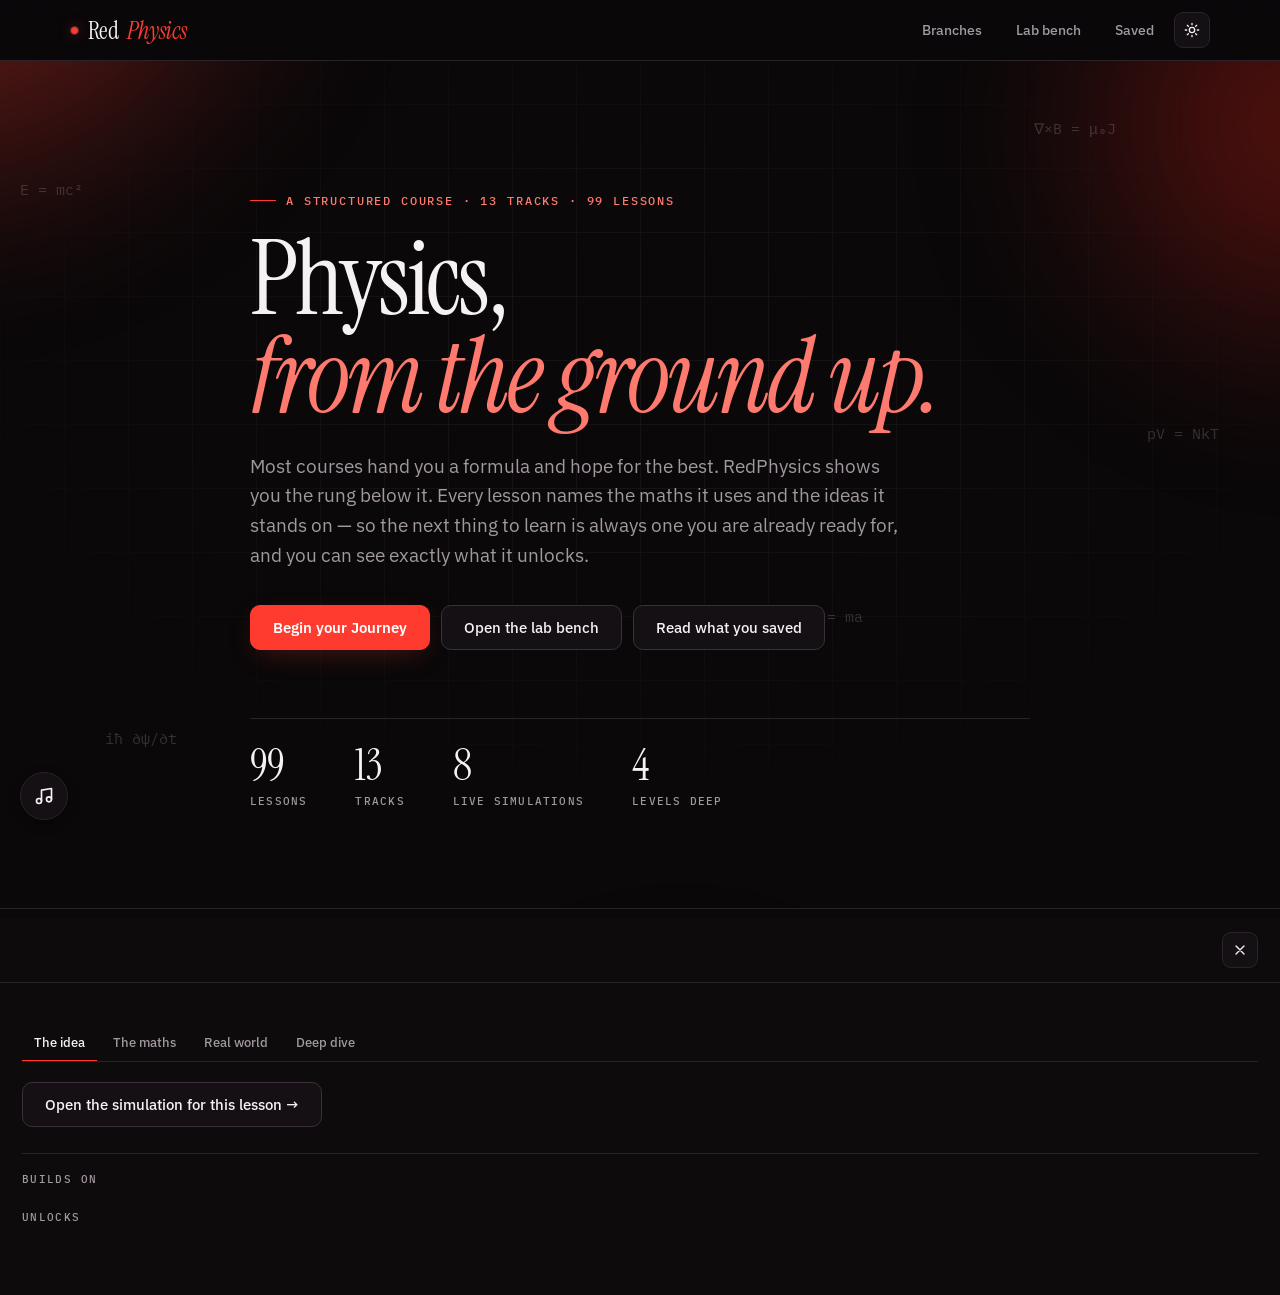
<file: index.html>
<!doctype html>
<html lang="en">
<head>
<meta charset="utf-8">
<meta name="viewport" content="width=device-width,initial-scale=1,viewport-fit=cover">
<meta name="theme-color" content="#0A0809">
<meta name="description" content="Structured physics course: 99 lessons, 13 tracks, 8 live simulations.">
<link rel="apple-touch-icon" href="favicon.png">
<link rel="icon" href="favicon.png">
<title>RedPhysics — physics, from the ground up</title>
<link rel="manifest" href="manifest.json">
<link rel="preconnect" href="https://fonts.googleapis.com">
<link rel="preconnect" href="https://fonts.gstatic.com" crossorigin>
<link href="https://fonts.googleapis.com/css2?family=Instrument+Serif:ital@0;1&family=IBM+Plex+Mono:wght@400;500&family=IBM+Plex+Sans:wght@400;500;600&display=swap" rel="stylesheet">
<link rel="stylesheet" href="style.css">
</head>
<body>
<header class="hdr">
  <div class="wrap hdr-in">
    <a class="brand" href="#top"><span class="dot"></span>Red<em>Physics</em></a>
    <nav>
      <a class="nbtn" href="branches.html" style="text-decoration:none">Branches</a>
      <a class="nbtn" href="lab.html" style="text-decoration:none">Lab bench</a>
      <button class="nbtn" id="navSaved" type="button">Saved <span id="savedCount"></span></button>
      <button class="iconbtn" id="themeBtn" type="button" aria-label="Toggle colour theme">
        <svg width="16" height="16" viewBox="0 0 24 24" fill="none" stroke="currentColor" stroke-width="2" stroke-linecap="round"><circle cx="12" cy="12" r="4"/><path d="M12 2v2M12 20v2M2 12h2M20 12h2M5 5l1.5 1.5M17.5 17.5L19 19M19 5l-1.5 1.5M6.5 17.5L5 19"/></svg>
      </button>
    </nav>
  </div>
  <div class="scrollbar" id="scrollbar"></div>
</header>

<main id="top">

<!-- ================= HERO ================= -->
<section class="hero" id="hero">
  <div class="hero-bg" aria-hidden="true">
    <div class="orb o1" data-par="-0.13" data-mx="26" data-my="18"></div>
    <div class="orb o2" data-par="0.2" data-mx="-30" data-my="-14"></div>
    <div class="orb o3" data-par="0.1" data-mx="16" data-my="-22"></div>
    <div class="gridlines" data-par="0.05"></div>
    <span class="glyph" style="left:6%;top:20%" data-par="-0.26" data-mx="34" data-my="22">E = mc²</span>
    <span class="glyph" style="left:78%;top:14%" data-par="-0.34" data-mx="-28" data-my="18">∇×B = μ₀J</span>
    <span class="glyph" style="left:62%;top:62%" data-par="0.18" data-mx="22" data-my="-26">F = ma</span>
    <span class="glyph" style="left:12%;top:74%" data-par="0.24" data-mx="-20" data-my="-16">iħ ∂ψ/∂t</span>
    <span class="glyph" style="left:86%;top:44%" data-par="-0.2" data-mx="30" data-my="14">pV = NkT</span>
  </div>

  <div class="wrap hero-in">
    <p class="eyebrow">A structured course · 13 tracks · 99 lessons</p>
    <h1>Physics,<br><em>from the ground up.</em></h1>
    <p class="lede">Most courses hand you a formula and hope for the best. RedPhysics shows you the rung below it. Every lesson names the maths it uses and the ideas it stands on — so the next thing to learn is always one you are already ready for, and you can see exactly what it unlocks.</p>
    <div class="cta">
      <button class="btn primary" id="startBtn" type="button">Begin your Journey</button>
      <a class="btn" href="lab.html" style="text-decoration:none;display:inline-block">Open the lab bench</a>
      <button class="btn" id="savedBtn" type="button">Read what you saved</button>
    </div>
    <div class="stats">
      <div class="stat"><b data-count="99">0</b><span>Lessons</span></div>
      <div class="stat"><b data-count="13">0</b><span>Tracks</span></div>
      <div class="stat"><b data-count="8">0</b><span>Live simulations</span></div>
      <div class="stat"><b data-count="4">0</b><span>Levels deep</span></div>
    </div>
  </div>
</section>
<!-- ================= CONSTANTS ================= -->
<section class="blk">
  <div class="wrap">
    <div class="sec-head rv"><div><p class="kicker">Reference</p><h2>Constants</h2></div></div>
    <div class="consts rv">
      <div><b>299 792 458 m/s</b><span>c, speed of light</span></div>
      <div><b>6.674×10⁻¹¹ N·m²/kg²</b><span>G, gravitation</span></div>
      <div><b>6.626×10⁻³⁴ J·s</b><span>h, Planck</span></div>
      <div><b>1.381×10⁻²³ J/K</b><span>k<sub>B</sub>, Boltzmann</span></div>
      <div><b>1.602×10⁻¹⁹ C</b><span>e, elementary charge</span></div>
      <div><b>9.80665 m/s²</b><span>g, standard gravity</span></div>
    </div>
  </div>
</section>
</main>

<!-- ================= DRAWER ================= -->
<div class="scrim" id="scrim"></div>
<aside class="drawer" id="drawer" role="dialog" aria-modal="true" aria-labelledby="drTitle" aria-hidden="true">
  <div class="dr-head">
    <span class="lvl" id="drLvl"></span>
    <button class="iconbtn" id="drClose" type="button" aria-label="Close lesson">
      <svg width="16" height="16" viewBox="0 0 24 24" fill="none" stroke="currentColor" stroke-width="2" stroke-linecap="round"><path d="M18 6 6 18M6 6l12 12"/></svg>
    </button>
  </div>
  <div class="dr-body">
    <h2 id="drTitle"></h2>
    <p class="dr-field" id="drField"></p>

    <div class="dtabs" role="tablist" aria-label="Lesson sections">
      <button class="dtab" data-tab="idea" role="tab" aria-selected="true" type="button">The idea</button>
      <button class="dtab" data-tab="math" role="tab" aria-selected="false" type="button">The maths</button>
      <button class="dtab" data-tab="real" role="tab" aria-selected="false" type="button">Real world</button>
      <button class="dtab" data-tab="deep" role="tab" aria-selected="false" type="button">Deep dive</button>
    </div>

    <div class="panel-tab on" id="tp-idea">
      <p class="dp" id="dIdea"></p>
      <button class="btn" id="dLabBtn" type="button" style="margin-bottom:20px">Open the simulation for this lesson →</button>
    </div>

    <div class="panel-tab" id="tp-math">
      <div class="eqbox" id="dEq"></div>
      <p class="note" id="dNote"></p>
    </div>

    <div class="panel-tab" id="tp-real">
      <div class="realcard"><h5>Where you actually meet it</h5><p id="dReal"></p></div>
      <p class="note">Every formula above started as somebody trying to explain something they could see. This is that something.</p>
    </div>

    <div class="panel-tab" id="tp-deep">
      <p class="deephint" id="dDeepHint"></p>
      <div id="dDeep"></div>
    </div>

    <div class="pathbox">
      <div>
        <h5>Builds on</h5>
        <div class="chiprow" id="dNeed"></div>
      </div>
      <div>
        <h5>Unlocks</h5>
        <div class="chiprow" id="dUnlock"></div>
      </div>
    </div>
  </div>
  <div class="dr-foot">
    <button class="btn" id="drSave" type="button">Save for later</button>
    <button class="btn" id="drDone" type="button">Mark as learned</button>
  </div>
</aside>

<!-- Mobile Bottom Navbar -->
<nav class="mobile-nav">
  <a href="index.html" class="mnav-btn"><svg width="20" height="20" viewBox="0 0 24 24" fill="none" stroke="currentColor" stroke-width="2"><path d="M3 9l9-7 9 7v11a2 2 0 0 1-2 2H5a2 2 0 0 1-2-2z"/></svg><span>Home</span></a>
  <a href="branches.html" class="mnav-btn"><svg width="20" height="20" viewBox="0 0 24 24" fill="none" stroke="currentColor" stroke-width="2"><circle cx="12" cy="12" r="10"/><path d="M12 2a15.3 15.3 0 0 1 4 10 15.3 15.3 0 0 1-4 10 15.3 15.3 0 0 1-4-10 15.3 15.3 0 0 1 4-10z"/><path d="M2 12h20"/></svg><span>Branches</span></a>
  <a href="lab.html" class="mnav-btn"><svg width="20" height="20" viewBox="0 0 24 24" fill="none" stroke="currentColor" stroke-width="2"><path d="M10 2v7.31M14 2v7.31M8.5 2h7M14 9.3a6.5 6.5 0 1 1-4 0V2h4v7.3z"/></svg><span>Lab</span></a>
  <button class="mnav-btn" id="mnavSaved"><svg width="20" height="20" viewBox="0 0 24 24" fill="none" stroke="currentColor" stroke-width="2"><path d="M19 21l-7-5-7 5V5a2 2 0 0 1 2-2h10a2 2 0 0 1 2 2z"/></svg><span>Saved</span></button>
</nav>

<!-- Floating Music Button -->
<button class="fab-music" id="bgmBtn" type="button" aria-label="Toggle music" aria-pressed="false">
  <svg width="20" height="20" viewBox="0 0 24 24" fill="none" stroke="currentColor" stroke-width="2" stroke-linecap="round" stroke-linejoin="round"><path d="M9 18V5l12-2v13"/><circle cx="6" cy="18" r="3"/><circle cx="18" cy="16" r="3"/></svg>
</button>

<!-- js/core -->
<script src="js/core/registry.js"></script>
<script src="js/core/util.js"></script>

<!-- lessons/00-foundations -->
<script src="lessons/00-foundations/chapter.js"></script>
<script src="lessons/00-foundations/foundations.js"></script>

<!-- lessons/01-basic -->
<script src="lessons/01-basic/chapter.js"></script>
<script src="lessons/01-basic/mechanics.js"></script>
<script src="lessons/01-basic/fluid-dynamics.js"></script>
<script src="lessons/01-basic/waves-sound.js"></script>
<script src="lessons/01-basic/thermodynamics.js"></script>
<script src="lessons/01-basic/electricity-magnetism.js"></script>
<script src="lessons/01-basic/optics.js"></script>
<script src="lessons/01-basic/relativity.js"></script>
<script src="lessons/01-basic/quantum-mechanics.js"></script>
<script src="lessons/01-basic/statistical-mechanics.js"></script>
<script src="lessons/01-basic/condensed-matter.js"></script>
<script src="lessons/01-basic/nuclear-particle.js"></script>
<script src="lessons/01-basic/astrophysics-cosmology.js"></script>

<!-- lessons/02-intermediate -->
<script src="lessons/02-intermediate/chapter.js"></script>
<script src="lessons/02-intermediate/mechanics.js"></script>
<script src="lessons/02-intermediate/fluid-dynamics.js"></script>
<script src="lessons/02-intermediate/waves-sound.js"></script>
<script src="lessons/02-intermediate/thermodynamics.js"></script>
<script src="lessons/02-intermediate/electricity-magnetism.js"></script>
<script src="lessons/02-intermediate/optics.js"></script>
<script src="lessons/02-intermediate/relativity.js"></script>
<script src="lessons/02-intermediate/quantum-mechanics.js"></script>
<script src="lessons/02-intermediate/statistical-mechanics.js"></script>
<script src="lessons/02-intermediate/condensed-matter.js"></script>
<script src="lessons/02-intermediate/nuclear-particle.js"></script>
<script src="lessons/02-intermediate/astrophysics-cosmology.js"></script>

<!-- lessons/03-frontiers-quantum-particles -->
<script src="lessons/03-frontiers-quantum-particles/chapter.js"></script>
<script src="lessons/03-frontiers-quantum-particles/quantum-mechanics.js"></script>
<script src="lessons/03-frontiers-quantum-particles/nuclear-particle.js"></script>

<!-- lessons/04-frontiers-spacetime-cosmos -->
<script src="lessons/04-frontiers-spacetime-cosmos/chapter.js"></script>
<script src="lessons/04-frontiers-spacetime-cosmos/relativity.js"></script>
<script src="lessons/04-frontiers-spacetime-cosmos/astrophysics-cosmology.js"></script>

<!-- lessons/05-frontiers-matter-many-bodies -->
<script src="lessons/05-frontiers-matter-many-bodies/chapter.js"></script>
<script src="lessons/05-frontiers-matter-many-bodies/statistical-mechanics.js"></script>
<script src="lessons/05-frontiers-matter-many-bodies/condensed-matter.js"></script>

<!-- lessons/06-frontiers-classical-fields -->
<script src="lessons/06-frontiers-classical-fields/chapter.js"></script>
<script src="lessons/06-frontiers-classical-fields/mechanics.js"></script>
<script src="lessons/06-frontiers-classical-fields/fluid-dynamics.js"></script>
<script src="lessons/06-frontiers-classical-fields/waves-sound.js"></script>
<script src="lessons/06-frontiers-classical-fields/thermodynamics.js"></script>
<script src="lessons/06-frontiers-classical-fields/electricity-magnetism.js"></script>
<script src="lessons/06-frontiers-classical-fields/optics.js"></script>

<!-- js/core -->
<script src="js/core/indexes.js"></script>
<script src="js/core/state.js"></script>

<script>
/* Globals that used to live in path.js / engine.js / lab-ui.js.
   These pages no longer load those files, so declare them up front. */
window.fSaved        = false;
window.pips = window.pips || function(){ return ""; };
window.fLevel        = -1;
window.fField        = "all";
window.nodeCb        = {};
window.renderChips   = function(){};
window.renderPath    = function(){};
window.updateProgress= function(){};
window.readCols      = function(){};
window.nextLesson    = function(){ return null; };
window.openLab       = function(){};
</script>

<!-- js/ui -->
<script src="js/ui/save.js"></script>
<script src="js/ui/drawer.js"></script>
<script src="js/ui/wiki.js"></script>
<script>
/* Null-safe lookups for elements that moved to branches.html / lab.html */
(function(){
  var GONE = {levelChips:1,fieldChips:1,nextup:1,ringFill:1,progCount:1,progSub:1,
              chapters:1,pathsec:1,labsec:1,labBtn:1,tabs:1,labmount:1,cv:1,
              formula:1,labctx:1,lvl:1,ltitle:1,blurb:1,controls:1,btns:1,
              readouts:1,ltry:1};
  var stub = {
    addEventListener:function(){}, removeEventListener:function(){},
    classList:{add:function(){},remove:function(){},toggle:function(){},contains:function(){return false}},
    style:{}, dataset:{}, setAttribute:function(){}, getAttribute:function(){return null},
    appendChild:function(){}, append:function(){}, remove:function(){},
    querySelector:function(){return null}, querySelectorAll:function(){return []},
    innerHTML:"", textContent:"", children:[], childNodes:[],
    focus:function(){}, blur:function(){}, scrollIntoView:function(){},
    getBoundingClientRect:function(){return {top:0,left:0,width:0,height:0,bottom:0,right:0}},
    offsetTop:0, offsetHeight:0, offsetWidth:0, offsetLeft:0
  };
  var orig = document.getElementById;
  document.getElementById = function(id){
    var el = orig.call(document, id);
    if (el) return el;
    return GONE[id] ? stub : null;
  };
  var origQS = document.querySelector;
  document.querySelector = function(sel){
    var el = origQS.call(document, sel);
    if (el) return el;
    var m = sel.match(/^#([\w-]+)$/);
    return m && GONE[m[1]] ? stub : null;
  };
})();
</script>
<script src="js/ui/chrome.js"></script>
<script src="js/ui/bgm.js"></script>

<script>
(function(){
  var K="rp.last", NAMES=["openLesson","openDrawer","showLesson","showDrawer","open"];
  NAMES.forEach(function(n){
    if(n==="open") return;                 /* never wrap native window.open */
    var f=window[n];
    if(typeof f==="function") window[n]=function(id){
      if(id && (window.LESSONS||[]).some(function(l){return l.id===id}))
        try{localStorage.setItem(K,id)}catch(e){}
      return f.apply(this,arguments);
    };
  });
  function open(id){
    for(var i=0;i<NAMES.length;i++){
      var n = NAMES[i];
      if(n === "open") continue;              /* don't touch window.open */
      var f = window[n];
      if(typeof f === "function"){
        try { f(id); return; }
        catch(e){ console.error("[open → "+n+"] threw:", e); }
      }
    }
    if(window.Drawer && typeof Drawer.open === "function"){
      try{ Drawer.open(id); return; }catch(e){ console.error("[open → Drawer.open] threw:", e); }
    }
    console.warn("[open] no opener succeeded for id:", id);
  }
  function fromHash(){
    var m=location.hash.match(/^#lesson=(.+)$/);
    if(!m) return;
    var id=decodeURIComponent(m[1]);
    if(valid(id)) open(id);
    else try{ history.replaceState(null,"",location.pathname+location.search); }catch(e){}
  }
  function firstId(){var L=window.LESSONS||[];for(var i=0;i<L.length;i++)if(!(L[i].need||[]).length)return L[i].id;return L[0]&&L[0].id}
  function valid(id){return !!id&&(window.LESSONS||[]).some(function(l){return l.id===id})}
  function wire(){
    var o=document.getElementById("startBtn");if(!o)return;
    var b=o.cloneNode(true);o.parentNode.replaceChild(b,o);
    var last=null;try{last=localStorage.getItem(K)}catch(e){}

    function goTo(id){
      if(!id) return false;
      open(id);
      return true;
    }

    if(valid(last)){
      b.textContent = "Continue";
      b.onclick = function(){ goTo(last); };
    } else {
      b.textContent = "Begin your Journey";
      b.onclick = function(){
        if(!goTo(firstId())) location.href = "branches.html#foundations";
      };
    }
  }
  function go(){fromHash();wire()}
  if(document.readyState==="loading")document.addEventListener("DOMContentLoaded",go);else go();
  addEventListener("hashchange",fromHash);
})();
</script>
</body>
</html>
</file>
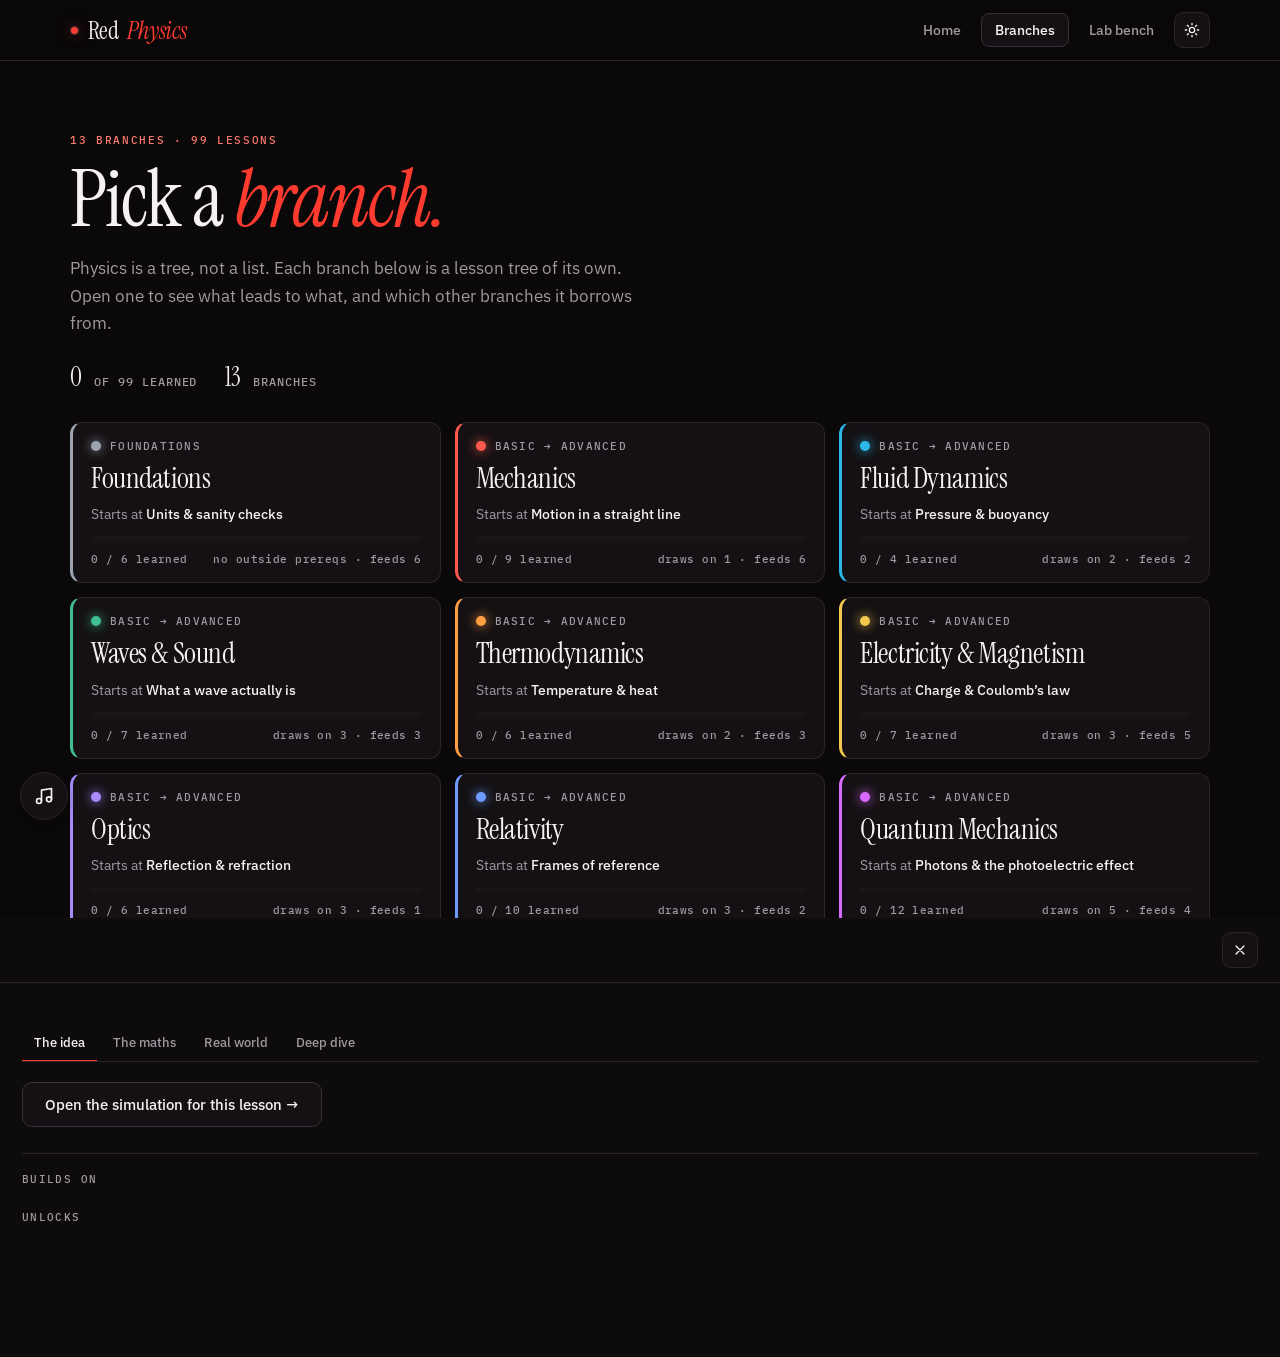
<file: branches.html>
<!doctype html>
<html lang="en">
<head>
<meta charset="utf-8">
<meta name="viewport" content="width=device-width,initial-scale=1,viewport-fit=cover">
<meta name="theme-color" content="#0A0809">
<meta name="description" content="Every RedPhysics branch and the lesson tree inside it.">
<link rel="icon" href="favicon.png">
<link rel="apple-touch-icon" href="favicon.png">
<title>Branches — RedPhysics</title>
<link rel="preconnect" href="https://fonts.googleapis.com">
<link rel="preconnect" href="https://fonts.gstatic.com" crossorigin>
<link href="https://fonts.googleapis.com/css2?family=Instrument+Serif:ital@0;1&family=IBM+Plex+Mono:wght@400;500&family=IBM+Plex+Sans:wght@400;500;600&display=swap" rel="stylesheet">
<link rel="stylesheet" href="style.css">
<link rel="stylesheet" href="branches.css">
<script>try{var t=localStorage.getItem("rp.theme");if(t)document.documentElement.setAttribute("data-theme",t)}catch(e){}</script>
</head>
<body class="bpage">
<header class="hdr">
  <div class="wrap hdr-in">
    <a class="brand" href="index.html"><span class="dot"></span>Red<em>Physics</em></a>
    <nav>
      <a class="nbtn" href="index.html">Home</a>
      <a class="nbtn on" href="branches.html" aria-current="page">Branches</a>
      <a class="nbtn hide-s" href="lab.html">Lab bench</a>
      <button class="iconbtn" id="themeBtn" type="button" aria-label="Toggle colour theme">
        <svg width="16" height="16" viewBox="0 0 24 24" fill="none" stroke="currentColor" stroke-width="2" stroke-linecap="round"><circle cx="12" cy="12" r="4"/><path d="M12 2v2M12 20v2M2 12h2M20 12h2M5 5l1.5 1.5M17.5 17.5L19 19M19 5l-1.5 1.5M6.5 17.5L5 19"/></svg>
      </button>
    </nav>
  </div>
</header>

<main id="bview"></main>

<!-- ============ DRAWER ============ -->
<div class="scrim" id="scrim"></div>
<aside class="drawer" id="drawer" role="dialog" aria-modal="true" aria-labelledby="drTitle" aria-hidden="true">
  <div class="dr-head">
    <span class="lvl" id="drLvl"></span>
    <button class="iconbtn" id="drClose" type="button" aria-label="Close lesson">
      <svg width="16" height="16" viewBox="0 0 24 24" fill="none" stroke="currentColor" stroke-width="2" stroke-linecap="round"><path d="M18 6 6 18M6 6l12 12"/></svg>
    </button>
  </div>
  <div class="dr-body">
    <h2 id="drTitle"></h2>
    <p class="dr-field" id="drField"></p>
    <div class="dtabs" role="tablist" aria-label="Lesson sections">
      <button class="dtab" data-tab="idea" role="tab" aria-selected="true" type="button">The idea</button>
      <button class="dtab" data-tab="math" role="tab" aria-selected="false" type="button">The maths</button>
      <button class="dtab" data-tab="real" role="tab" aria-selected="false" type="button">Real world</button>
      <button class="dtab" data-tab="deep" role="tab" aria-selected="false" type="button">Deep dive</button>
    </div>
    <div class="panel-tab on" id="tp-idea">
      <p class="dp" id="dIdea"></p>
      <button class="btn" id="dLabBtn" type="button" style="margin-bottom:20px">Open the simulation for this lesson →</button>
    </div>
    <div class="panel-tab" id="tp-math">
      <div class="eqbox" id="dEq"></div>
      <p class="note" id="dNote"></p>
    </div>
    <div class="panel-tab" id="tp-real">
      <div class="realcard"><h5>Where you actually meet it</h5><p id="dReal"></p></div>
      <p class="note">Every formula above started as somebody trying to explain something they could see. This is that something.</p>
    </div>
    <div class="panel-tab" id="tp-deep">
      <p class="deephint" id="dDeepHint"></p>
      <div id="dDeep"></div>
    </div>
    <div class="pathbox">
      <div><h5>Builds on</h5><div class="chiprow" id="dNeed"></div></div>
      <div><h5>Unlocks</h5><div class="chiprow" id="dUnlock"></div></div>
    </div>
  </div>
  <div class="dr-foot">
    <button class="btn" id="drSave" type="button">Save for later</button>
    <button class="btn" id="drDone" type="button">Mark as learned</button>
  </div>
</aside>

<!-- Mobile Bottom Navbar -->
<nav class="mobile-nav">
  <a href="index.html" class="mnav-btn"><svg width="20" height="20" viewBox="0 0 24 24" fill="none" stroke="currentColor" stroke-width="2"><path d="M3 9l9-7 9 7v11a2 2 0 0 1-2 2H5a2 2 0 0 1-2-2z"/></svg><span>Home</span></a>
  <a href="branches.html" class="mnav-btn on"><svg width="20" height="20" viewBox="0 0 24 24" fill="none" stroke="currentColor" stroke-width="2"><circle cx="12" cy="12" r="10"/><path d="M12 2a15.3 15.3 0 0 1 4 10 15.3 15.3 0 0 1-4 10 15.3 15.3 0 0 1-4-10 15.3 15.3 0 0 1 4-10z"/><path d="M2 12h20"/></svg><span>Branches</span></a>
  <a href="lab.html" class="mnav-btn"><svg width="20" height="20" viewBox="0 0 24 24" fill="none" stroke="currentColor" stroke-width="2"><path d="M10 2v7.31M14 2v7.31M8.5 2h7M14 9.3a6.5 6.5 0 1 1-4 0V2h4v7.3z"/></svg><span>Lab</span></a>
  <button class="mnav-btn" id="mnavSaved"><svg width="20" height="20" viewBox="0 0 24 24" fill="none" stroke="currentColor" stroke-width="2"><path d="M19 21l-7-5-7 5V5a2 2 0 0 1 2-2h10a2 2 0 0 1 2 2z"/></svg><span>Saved</span></button>
</nav>

<!-- Floating Music Button -->
<button class="fab-music" id="bgmBtn" type="button" aria-label="Toggle music" aria-pressed="false">
  <svg width="20" height="20" viewBox="0 0 24 24" fill="none" stroke="currentColor" stroke-width="2" stroke-linecap="round" stroke-linejoin="round"><path d="M9 18V5l12-2v13"/><circle cx="6" cy="18" r="3"/><circle cx="18" cy="16" r="3"/></svg>
</button>

<!-- ============ DATA (unchanged) ============ -->
<script src="js/core/registry.js"></script>
<script src="js/core/util.js"></script>
<script src="lessons/00-foundations/chapter.js"></script>
<script src="lessons/00-foundations/foundations.js"></script>
<script src="lessons/01-basic/chapter.js"></script>
<script src="lessons/01-basic/mechanics.js"></script>
<script src="lessons/01-basic/fluid-dynamics.js"></script>
<script src="lessons/01-basic/waves-sound.js"></script>
<script src="lessons/01-basic/thermodynamics.js"></script>
<script src="lessons/01-basic/electricity-magnetism.js"></script>
<script src="lessons/01-basic/optics.js"></script>
<script src="lessons/01-basic/relativity.js"></script>
<script src="lessons/01-basic/quantum-mechanics.js"></script>
<script src="lessons/01-basic/statistical-mechanics.js"></script>
<script src="lessons/01-basic/condensed-matter.js"></script>
<script src="lessons/01-basic/nuclear-particle.js"></script>
<script src="lessons/01-basic/astrophysics-cosmology.js"></script>
<script src="lessons/02-intermediate/chapter.js"></script>
<script src="lessons/02-intermediate/mechanics.js"></script>
<script src="lessons/02-intermediate/fluid-dynamics.js"></script>
<script src="lessons/02-intermediate/waves-sound.js"></script>
<script src="lessons/02-intermediate/thermodynamics.js"></script>
<script src="lessons/02-intermediate/electricity-magnetism.js"></script>
<script src="lessons/02-intermediate/optics.js"></script>
<script src="lessons/02-intermediate/relativity.js"></script>
<script src="lessons/02-intermediate/quantum-mechanics.js"></script>
<script src="lessons/02-intermediate/statistical-mechanics.js"></script>
<script src="lessons/02-intermediate/condensed-matter.js"></script>
<script src="lessons/02-intermediate/nuclear-particle.js"></script>
<script src="lessons/02-intermediate/astrophysics-cosmology.js"></script>
<script src="lessons/03-frontiers-quantum-particles/chapter.js"></script>
<script src="lessons/03-frontiers-quantum-particles/quantum-mechanics.js"></script>
<script src="lessons/03-frontiers-quantum-particles/nuclear-particle.js"></script>
<script src="lessons/04-frontiers-spacetime-cosmos/chapter.js"></script>
<script src="lessons/04-frontiers-spacetime-cosmos/relativity.js"></script>
<script src="lessons/04-frontiers-spacetime-cosmos/astrophysics-cosmology.js"></script>
<script src="lessons/05-frontiers-matter-many-bodies/chapter.js"></script>
<script src="lessons/05-frontiers-matter-many-bodies/statistical-mechanics.js"></script>
<script src="lessons/05-frontiers-matter-many-bodies/condensed-matter.js"></script>
<script src="lessons/06-frontiers-classical-fields/chapter.js"></script>
<script src="lessons/06-frontiers-classical-fields/mechanics.js"></script>
<script src="lessons/06-frontiers-classical-fields/fluid-dynamics.js"></script>
<script src="lessons/06-frontiers-classical-fields/waves-sound.js"></script>
<script src="lessons/06-frontiers-classical-fields/thermodynamics.js"></script>
<script src="lessons/06-frontiers-classical-fields/electricity-magnetism.js"></script>
<script src="lessons/06-frontiers-classical-fields/optics.js"></script>
<script src="js/core/indexes.js"></script>
<script src="js/core/state.js"></script>

<!-- ============ GLOBALS + STUB: must run BEFORE ui scripts ============ -->
<script>
window.fSaved        = false;
window.pips          = window.pips || function(){ return ""; };
window.fLevel        = -1;
window.fField        = "all";
window.nodeCb        = {};
window.renderChips   = function(){};
window.renderPath    = function(){};
window.updateProgress= function(){};
window.readCols      = function(){};
window.nextLesson    = function(){ return null; };
window.openLab       = function(){};
window.el            = window.el || function(tag, cls, parent){
  var n = document.createElement(tag);
  if (cls) n.className = cls;
  if (parent) parent.appendChild(n);
  return n;
};
</script>
<script>
(function(){
  // index.html-only elements. Drawer elements now exist on this page for real.
  var GONE = {levelChips:1,fieldChips:1,nextup:1,ringFill:1,progCount:1,progSub:1,
              chapters:1,pathsec:1,labsec:1,labBtn:1,tabs:1,labmount:1,cv:1,
              formula:1,labctx:1,lvl:1,ltitle:1,blurb:1,controls:1,btns:1,
              readouts:1,ltry:1,startBtn:1,savedBtn:1,savedCount:1,navSaved:1,
              bgmBtn:1,scrollbar:1};
  var stubs = {};
  function makeStub(){
    return {
      addEventListener:function(){}, removeEventListener:function(){},
      classList:{add:function(){},remove:function(){},toggle:function(){},contains:function(){return false}},
      style:{}, dataset:{}, setAttribute:function(){}, getAttribute:function(){return null},
      appendChild:function(){}, append:function(){}, remove:function(){},
      querySelector:function(){return null}, querySelectorAll:function(){return []},
      innerHTML:"", textContent:"", children:[], childNodes:[],
      focus:function(){}, blur:function(){}, scrollIntoView:function(){},
      getBoundingClientRect:function(){return {top:0,left:0,width:0,height:0,bottom:0,right:0}},
      offsetTop:0, offsetHeight:0, offsetWidth:0, offsetLeft:0
    };
  }
  var orig = document.getElementById;
  document.getElementById = function(id){
    var e = orig.call(document, id);
    if (e) return e;
    if (!GONE[id]) return null;
    return stubs[id] || (stubs[id] = makeStub());
  };
  var origQS = document.querySelector;
  document.querySelector = function(sel){
    var e = origQS.call(document, sel);
    if (e) return e;
    var m = sel.match(/^#([\w-]+)$/);
    return m && GONE[m[1]] ? (stubs[m[1]] || (stubs[m[1]] = makeStub())) : null;
  };
})();
</script>

<!-- ============ UI (shared with index.html) ============ -->
<script src="js/ui/save.js"></script>
<script src="js/ui/drawer.js"></script>
<script src="js/ui/wiki.js"></script>

<!-- ============ PAGE ============ -->
<script src="branches.js"></script>

<!-- ============ Open lessons in place ============ -->
<script>
(function(){
  function openInPlace(id){
    if (typeof openLesson === "function") openLesson(id);
    else if (window.Drawer && typeof Drawer.open === "function") Drawer.open(id);
    try{
      var t = "#lesson=" + encodeURIComponent(id);
      if (location.hash !== t) history.replaceState(null, "", location.pathname + location.search + t);
    }catch(e){}
  }

  // Intercept clicks on index.html#lesson=… or #lesson=… links produced by branches.js
  document.addEventListener("click", function(e){
    if (e.button !== 0 || e.metaKey || e.ctrlKey || e.shiftKey || e.altKey) return;
    var a = e.target && e.target.closest ? e.target.closest("a[href]") : null;
    if (!a) return;
    var href = a.getAttribute("href") || "";
    var m = href.match(/(?:^|\/)index\.html(?:\?[^#]*)?#lesson=([^&]+)/)
          || href.match(/^#lesson=([^&]+)/);
    if (!m) return;
    var id = decodeURIComponent(m[1]);
    if (!window.byId || !byId[id]) return;   // unknown lesson → let default run
    e.preventDefault();
    openInPlace(id);
  });

  function isReload(){
    try{
      var n = performance.getEntriesByType && performance.getEntriesByType("navigation")[0];
      return !!(n && n.type === "reload");
    }catch(e){ return false; }
  }

  function fromHash(){
    var m = location.hash.match(/^#lesson=(.+)$/);
    if (!m) return;
    // Don't reopen on a plain refresh — that was the complaint about index.html.
    if (isReload()){
      try{ history.replaceState(null, "", location.pathname + location.search); }catch(e){}
      return;
    }
    var id = decodeURIComponent(m[1]);
    if (window.byId && byId[id]) openInPlace(id);
    else try{ history.replaceState(null, "", location.pathname + location.search); }catch(e){}
  }

  if (document.readyState === "loading") document.addEventListener("DOMContentLoaded", fromHash);
  else fromHash();
  addEventListener("hashchange", fromHash);
})();
</script>

</body>
</html>
</file>
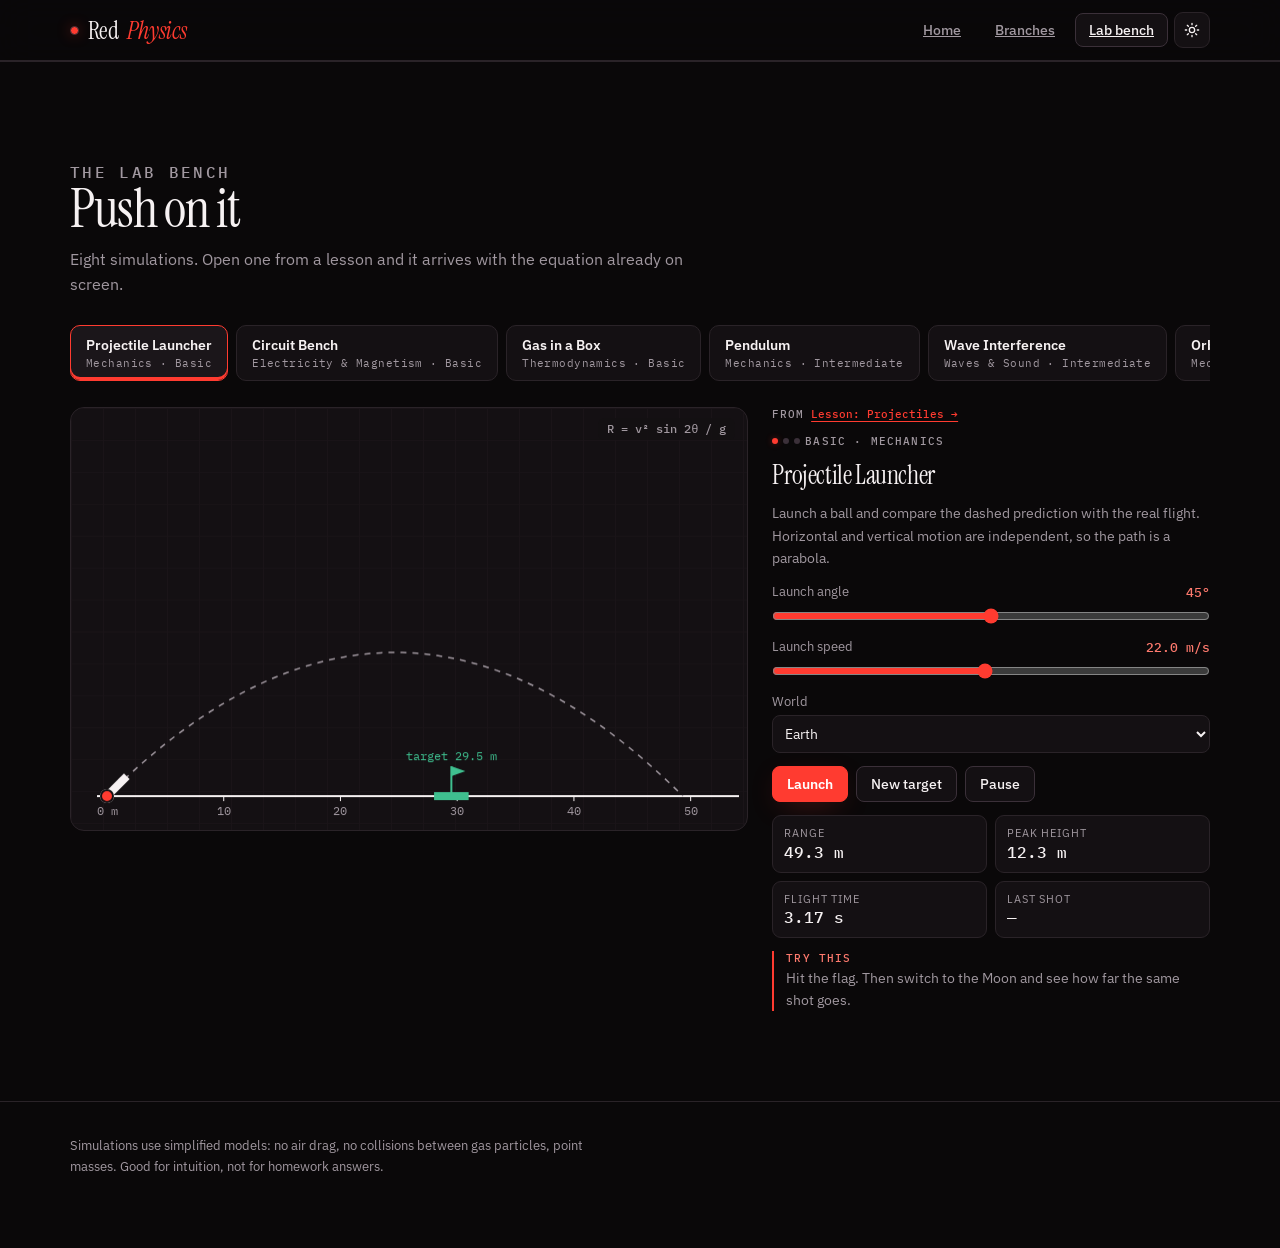
<file: lab.html>
<!doctype html>
<html lang="en">
<head>
<meta charset="utf-8">
<meta name="viewport" content="width=device-width,initial-scale=1,viewport-fit=cover">
<meta name="theme-color" content="#0A0809">
<meta name="description" content="Eight interactive physics simulations.">
<link rel="icon" href="favicon.png">
<title>Lab bench — RedPhysics</title>
<link rel="preconnect" href="https://fonts.googleapis.com">
<link rel="preconnect" href="https://fonts.gstatic.com" crossorigin>
<link href="https://fonts.googleapis.com/css2?family=Instrument+Serif:ital@0;1&family=IBM+Plex+Mono:wght@400;500&family=IBM+Plex+Sans:wght@400;500;600&display=swap" rel="stylesheet">
<link rel="stylesheet" href="style.css">
<script>try{var t=localStorage.getItem("rp.theme");if(t)document.documentElement.setAttribute("data-theme",t)}catch(e){}</script>
</head>
<body>
<header class="hdr">
  <div class="wrap hdr-in">
    <a class="brand" href="index.html"><span class="dot"></span>Red<em>Physics</em></a>
    <nav>
      <a class="nbtn" href="index.html">Home</a>
      <a class="nbtn" href="branches.html">Branches</a>
      <a class="nbtn on" href="lab.html" aria-current="page">Lab bench</a>
      <button class="iconbtn" id="themeBtn" type="button" aria-label="Toggle colour theme">
        <svg width="16" height="16" viewBox="0 0 24 24" fill="none" stroke="currentColor" stroke-width="2" stroke-linecap="round"><circle cx="12" cy="12" r="4"/><path d="M12 2v2M12 20v2M2 12h2M20 12h2M5 5l1.5 1.5M17.5 17.5L19 19M19 5l-1.5 1.5M6.5 17.5L5 19"/></svg>
      </button>
    </nav>
  </div>
</header>

<main id="top">
  <section class="blk" id="labsec">
    <div class="wrap">
      <div class="sec-head">
        <div>
          <p class="kicker">The lab bench</p>
          <h2>Push on it</h2>
          <p>Eight simulations. Open one from a lesson and it arrives with the equation already on screen.</p>
        </div>
      </div>
      <div class="tabs" id="tabs" role="tablist" aria-label="Choose a lab"></div>
      <div class="lab" id="labmount">
        <div class="stage">
          <canvas id="cv" role="img" aria-label="Interactive simulation"></canvas>
          <div class="formula" id="formula"></div>
        </div>
        <div class="panel">
          <div class="labctx" id="labctx"></div>
          <span class="lvl" id="lvl"></span>
          <h3 id="ltitle"></h3>
          <p id="blurb"></p>
          <div id="controls"></div>
          <div class="btns" id="btns"></div>
          <div class="readouts" id="readouts"></div>
          <p class="try"><b>Try this</b><span id="ltry"></span></p>
        </div>
      </div>
    </div>
  </section>

  <footer>
    <div class="wrap">
      <p>Simulations use simplified models: no air drag, no collisions between gas particles, point masses. Good for intuition, not for homework answers.</p>
    </div>
  </footer>
</main>

<!-- core -->
<script src="js/core/registry.js"></script>
<script src="js/core/util.js"></script>

<!-- lessons (lab-ui may look up lesson context) -->
<script src="lessons/00-foundations/chapter.js"></script>
<script src="lessons/00-foundations/foundations.js"></script>
<script src="lessons/01-basic/chapter.js"></script>
<script src="lessons/01-basic/mechanics.js"></script>
<script src="lessons/01-basic/fluid-dynamics.js"></script>
<script src="lessons/01-basic/waves-sound.js"></script>
<script src="lessons/01-basic/thermodynamics.js"></script>
<script src="lessons/01-basic/electricity-magnetism.js"></script>
<script src="lessons/01-basic/optics.js"></script>
<script src="lessons/01-basic/relativity.js"></script>
<script src="lessons/01-basic/quantum-mechanics.js"></script>
<script src="lessons/01-basic/statistical-mechanics.js"></script>
<script src="lessons/01-basic/condensed-matter.js"></script>
<script src="lessons/01-basic/nuclear-particle.js"></script>
<script src="lessons/01-basic/astrophysics-cosmology.js"></script>
<script src="lessons/02-intermediate/chapter.js"></script>
<script src="lessons/02-intermediate/mechanics.js"></script>
<script src="lessons/02-intermediate/fluid-dynamics.js"></script>
<script src="lessons/02-intermediate/waves-sound.js"></script>
<script src="lessons/02-intermediate/thermodynamics.js"></script>
<script src="lessons/02-intermediate/electricity-magnetism.js"></script>
<script src="lessons/02-intermediate/optics.js"></script>
<script src="lessons/02-intermediate/relativity.js"></script>
<script src="lessons/02-intermediate/quantum-mechanics.js"></script>
<script src="lessons/02-intermediate/statistical-mechanics.js"></script>
<script src="lessons/02-intermediate/condensed-matter.js"></script>
<script src="lessons/02-intermediate/nuclear-particle.js"></script>
<script src="lessons/02-intermediate/astrophysics-cosmology.js"></script>
<script src="lessons/03-frontiers-quantum-particles/chapter.js"></script>
<script src="lessons/03-frontiers-quantum-particles/quantum-mechanics.js"></script>
<script src="lessons/03-frontiers-quantum-particles/nuclear-particle.js"></script>
<script src="lessons/04-frontiers-spacetime-cosmos/chapter.js"></script>
<script src="lessons/04-frontiers-spacetime-cosmos/relativity.js"></script>
<script src="lessons/04-frontiers-spacetime-cosmos/astrophysics-cosmology.js"></script>
<script src="lessons/05-frontiers-matter-many-bodies/chapter.js"></script>
<script src="lessons/05-frontiers-matter-many-bodies/statistical-mechanics.js"></script>
<script src="lessons/05-frontiers-matter-many-bodies/condensed-matter.js"></script>
<script src="lessons/06-frontiers-classical-fields/chapter.js"></script>
<script src="lessons/06-frontiers-classical-fields/mechanics.js"></script>
<script src="lessons/06-frontiers-classical-fields/fluid-dynamics.js"></script>
<script src="lessons/06-frontiers-classical-fields/waves-sound.js"></script>
<script src="lessons/06-frontiers-classical-fields/thermodynamics.js"></script>
<script src="lessons/06-frontiers-classical-fields/electricity-magnetism.js"></script>
<script src="lessons/06-frontiers-classical-fields/optics.js"></script>
<script src="js/core/indexes.js"></script>
<script src="js/core/state.js"></script>

<!-- lab engine + labs -->
<script src="js/lab/engine.js"></script>
<script src="labs/mechanics/projectile.js"></script>
<script src="labs/electricity-magnetism/circuit.js"></script>
<script src="labs/thermodynamics/gas.js"></script>
<script src="labs/mechanics/pendulum.js"></script>
<script src="labs/waves-sound/waves.js"></script>
<script src="labs/mechanics/orbit.js"></script>
<script src="labs/relativity/relativity.js"></script>
<script src="labs/quantum-mechanics/quantum.js"></script>
<script src="js/lab/lab-ui.js"></script>
<script>
window.renderChips = window.renderChips || function(){};
window.renderPath  = window.renderPath  || function(){};
</script>
<script src="js/boot.js"></script>
<script>
/* Honour #<labid> — the tab/lab the URL asked for. */
(function(){
  var id = location.hash.replace(/^#/, "");
  if(id && typeof window.openLab === "function") window.openLab(id);
  addEventListener("hashchange", function(){
    var h = location.hash.replace(/^#/, "");
    if(h && typeof window.openLab === "function") window.openLab(h);
  });
})();
</script>

<script>
document.getElementById("themeBtn").addEventListener("click",function(){
  var r=document.documentElement,next=r.getAttribute("data-theme")==="light"?"dark":"light";
  r.setAttribute("data-theme",next);
  try{localStorage.setItem("rp.theme",next)}catch(e){}
});
</script>
</body>
</html>
</file>
<file: style.css>
/* ============ TOKENS ============ */
:root{
  --bg:#0A0809; --bg-2:#0E0B0D; --surface:#141013; --surface-2:#1B161A;
  --ink:#F6F1F2; --muted:#A198A0; --line:#2A2328; --line-2:#3B3039;
  --soft:#1A1418;
  --red:#FF3B30; --red-2:#FF7A6E; --red-deep:#B81E16;
  --glow:rgba(255,59,48,.35);
  --ok:#3FBF8F; --cool:#6E9BFF;
  --f-disp:"Instrument Serif",Georgia,"Times New Roman",serif;
  --f-body:"IBM Plex Sans",system-ui,-apple-system,sans-serif;
  --f-mono:"IBM Plex Mono",ui-monospace,Menlo,Consolas,monospace;
  --r:14px;
  color-scheme:dark;
}
:root[data-theme="light"]{
  --bg:#F7F3F2; --bg-2:#FFFFFF; --surface:#FFFFFF; --surface-2:#FBF6F5;
  --ink:#1A1216; --muted:#6B6068; --line:#E7DEDC; --line-2:#D4C9C7;
  --soft:#EFE7E6;
  --red:#D42A1F; --red-2:#E8544A; --red-deep:#9C1A12;
  --glow:rgba(212,42,31,.16);
  --ok:#1F8A66; --cool:#3A6BD8;
  color-scheme:light;
}
*{box-sizing:border-box}
html{scroll-behavior:smooth;scroll-padding-top:80px}
@media (prefers-reduced-motion:reduce){html{scroll-behavior:auto}}
body{
  margin:0;background:var(--bg);color:var(--ink);
  font:400 15.5px/1.6 var(--f-body);
  -webkit-font-smoothing:antialiased;
  padding-left:env(safe-area-inset-left);padding-right:env(safe-area-inset-right);
  overflow-x:hidden;
}
body.locked{overflow:hidden}
img{max-width:100%}
:focus-visible{outline:2px solid var(--red);outline-offset:3px;border-radius:4px}
.wrap{max-width:1180px;margin-inline:auto;padding-inline:max(20px,env(safe-area-inset-left))}
a{color:inherit}

/* ============ HEADER ============ */
.hdr{
  position:sticky;top:0;z-index:60;
  backdrop-filter:blur(18px) saturate(1.4);
  -webkit-backdrop-filter:blur(18px) saturate(1.4);
  background:color-mix(in srgb,var(--bg) 78%,transparent);
  border-bottom:1px solid var(--line);
  padding-top:env(safe-area-inset-top);
}
.hdr-in{display:flex;align-items:center;justify-content:space-between;gap:14px;height:60px}
.brand{display:flex;align-items:center;gap:9px;font:400 24px var(--f-disp);letter-spacing:-.01em;text-decoration:none}
.brand .dot{width:9px;height:9px;border-radius:50%;background:var(--red);box-shadow:0 0 14px var(--glow);animation:pulse 3s ease-in-out infinite}
@keyframes pulse{0%,100%{transform:scale(1);opacity:1}50%{transform:scale(.72);opacity:.6}}
.brand em{font-style:italic;color:var(--red)}
.hdr nav{display:flex;gap:6px;align-items:center;flex-wrap:wrap}
.nbtn{
  font:500 13.5px var(--f-body);padding:7px 13px;border-radius:8px;border:1px solid transparent;
  background:transparent;color:var(--muted);cursor:pointer;transition:.18s;
}
.nbtn:hover{color:var(--ink);background:var(--surface)}
.nbtn.on{color:var(--ink);border-color:var(--line-2);background:var(--surface)}
.iconbtn{width:36px;height:36px;display:grid;place-items:center;border-radius:9px;border:1px solid var(--line);
  background:var(--surface);color:var(--ink);cursor:pointer;transition:.18s;flex:none}
.iconbtn:hover{border-color:var(--red);color:var(--red)}
.scrollbar{position:absolute;left:0;bottom:-1px;height:2px;background:var(--red);width:0;box-shadow:0 0 10px var(--glow)}

/* ============ HERO ============ */
.hero{position:relative;overflow:hidden;padding:clamp(64px,11vw,132px) 0 clamp(52px,8vw,96px);isolation:isolate}
.hero-bg{position:absolute;inset:-10% -5%;z-index:-1;pointer-events:none}
.orb{position:absolute;border-radius:50%;filter:blur(72px);opacity:.55;will-change:transform}
.o1{width:640px;height:640px;left:-14%;top:-30%;background:radial-gradient(circle at 30% 30%,var(--red),transparent 66%)}
.o2{width:520px;height:520px;right:-12%;top:-6%;background:radial-gradient(circle at 60% 40%,var(--red-deep),transparent 68%);opacity:.5}
.o3{width:420px;height:420px;left:38%;bottom:-38%;background:radial-gradient(circle at 50% 50%,#5a2a6b,transparent 70%);opacity:.32}
.gridlines{
  position:absolute;inset:0;
  background-image:linear-gradient(var(--line) 1px,transparent 1px),linear-gradient(90deg,var(--line) 1px,transparent 1px);
  background-size:64px 64px;
  mask-image:radial-gradient(ellipse 70% 60% at 50% 40%,#000 20%,transparent 78%);
  -webkit-mask-image:radial-gradient(ellipse 70% 60% at 50% 40%,#000 20%,transparent 78%);
  opacity:.42;will-change:transform;
}
.glyph{position:absolute;font:400 15px var(--f-mono);color:var(--muted);opacity:.28;white-space:nowrap;will-change:transform;user-select:none}
.hero-in{position:relative;max-width:820px}
.eyebrow{font:500 11.5px var(--f-mono);letter-spacing:.16em;text-transform:uppercase;color:var(--red-2);margin:0 0 22px;display:flex;align-items:center;gap:10px}
.eyebrow::before{content:"";width:26px;height:1px;background:var(--red);display:block}
h1{font:400 clamp(46px,8.6vw,104px)/.94 var(--f-disp);letter-spacing:-.03em;margin:0;text-wrap:balance}
h1 em{font-style:italic;color:var(--red-2)}
.lede{max-width:60ch;color:var(--muted);font-size:clamp(16px,1.7vw,18.5px);margin:26px 0 0;line-height:1.62}
.cta{display:flex;gap:11px;flex-wrap:wrap;margin-top:34px}
.btn{
  font:500 14.5px var(--f-body);padding:12px 22px;border-radius:10px;border:1px solid var(--line-2);
  background:var(--surface);color:var(--ink);cursor:pointer;transition:.2s;white-space:nowrap;
}
.btn:hover{border-color:var(--ink);transform:translateY(-1px)}
.btn.primary{background:var(--red);border-color:var(--red);color:#fff;font-weight:600;box-shadow:0 8px 30px -10px var(--glow)}
.btn.primary:hover{background:var(--red-2);border-color:var(--red-2);box-shadow:0 12px 40px -10px var(--glow)}
.stats{display:flex;gap:clamp(20px,4vw,48px);flex-wrap:wrap;margin-top:clamp(44px,6vw,68px);
  border-top:1px solid var(--line);padding-top:24px}
.stat b{display:block;font:400 clamp(30px,4.4vw,44px)/1 var(--f-disp);letter-spacing:-.02em;font-variant-numeric:tabular-nums}
.stat span{font:500 11px var(--f-mono);letter-spacing:.11em;text-transform:uppercase;color:var(--muted)}

/* ============ SECTIONS ============ */
section.blk{padding:clamp(52px,8vw,90px) 0;border-top:1px solid var(--line)}
.sec-head{display:flex;justify-content:space-between;align-items:flex-end;gap:24px;flex-wrap:wrap;margin-bottom:28px}
.sec-head h2{font:400 clamp(32px,5vw,54px)/1.02 var(--f-disp);letter-spacing:-.025em;margin:0}
.sec-head p{margin:10px 0 0;color:var(--muted);max-width:62ch;font-size:15.5px}
.kicker{font:500 11px var(--f-mono);letter-spacing:.15em;text-transform:uppercase;color:var(--red-2);margin:0 0 12px}

/* ============ FILTERS ============ */
.filters{display:flex;flex-direction:column;gap:9px;margin-bottom:26px}
.chiprow{display:flex;flex-wrap:wrap;gap:6px}
.chip{
  font:500 12.5px var(--f-body);padding:6px 13px;border-radius:999px;
  border:1px solid var(--line);background:transparent;color:var(--muted);
  cursor:pointer;transition:.18s;white-space:nowrap;
}
.chip:hover{color:var(--ink);border-color:var(--line-2)}
.chip[aria-pressed="true"]{background:var(--ink);color:var(--bg);border-color:var(--ink)}
.chip.savedchip[aria-pressed="true"]{background:var(--red);border-color:var(--red);color:#fff}

/* ============ NEXT UP ============ */
.nextup{
  position:relative;display:flex;flex-wrap:wrap;gap:18px;justify-content:space-between;align-items:center;
  background:linear-gradient(135deg,var(--surface),var(--surface-2));
  border:1px solid var(--line-2);border-radius:var(--r);padding:20px 22px;margin-bottom:22px;overflow:hidden;
}
.nextup::before{content:"";position:absolute;left:0;top:0;bottom:0;width:3px;background:var(--red);box-shadow:0 0 22px var(--glow)}
.nextup .nlabel{font:500 10.5px var(--f-mono);letter-spacing:.14em;text-transform:uppercase;color:var(--red-2);margin-bottom:6px;display:block}
.nextup h3{font:400 clamp(22px,2.6vw,28px)/1.15 var(--f-disp);letter-spacing:-.01em;margin:0 0 6px}
.nextup p{margin:0;color:var(--muted);font-size:14px;max-width:58ch}

/* ============ PROGRESS ============ */
.progwrap{display:flex;align-items:center;gap:18px;margin-bottom:34px;flex-wrap:wrap}
.ring{position:relative;width:64px;height:64px;flex:none}
.ring svg{transform:rotate(-90deg);display:block}
.ring .track{stroke:var(--line);stroke-width:6;fill:none}
.ring .fill{stroke:var(--red);stroke-width:6;fill:none;stroke-linecap:round;transition:stroke-dashoffset .7s cubic-bezier(.2,.8,.2,1);filter:drop-shadow(0 0 6px var(--glow))}
.ring b{position:absolute;inset:0;display:grid;place-items:center;font:500 14px var(--f-mono);font-variant-numeric:tabular-nums}
.progtext{font:500 13px var(--f-mono);color:var(--muted);line-height:1.5}
.progtext b{color:var(--ink)}

/* ============ PATH / CHAPTERS ============ */
.chapter{margin-bottom:44px;animation:rise .5s cubic-bezier(.2,.8,.2,1) both}
@keyframes rise{from{opacity:0;transform:translateY(18px)}to{opacity:1;transform:none}}
.chap-head{display:flex;gap:18px;align-items:flex-start;margin-bottom:22px;padding-bottom:16px;border-bottom:1px solid var(--line)}
.chap-num{
  font:400 clamp(38px,5vw,58px)/.85 var(--f-disp);color:transparent;
  -webkit-text-stroke:1px var(--line-2);flex:none;letter-spacing:-.03em;
}
.chap-head h3{font:400 clamp(24px,3vw,32px)/1.1 var(--f-disp);letter-spacing:-.015em;margin:0 0 4px}
.chap-head p{margin:0;color:var(--muted);font-size:14px;max-width:64ch}

.fgroup{margin-bottom:26px}
.fgroup-h{
  display:flex;align-items:center;gap:9px;font:500 11px var(--f-mono);
  letter-spacing:.13em;text-transform:uppercase;color:var(--muted);margin:0 0 12px 26px;
}
.fgroup-h::before{content:"";width:6px;height:6px;border-radius:50%;background:var(--red);box-shadow:0 0 8px var(--glow)}
.nodelist{position:relative;display:flex;flex-direction:column;gap:8px}
.nodelist::before{content:"";position:absolute;left:11px;top:8px;bottom:8px;width:1px;background:var(--line);z-index:0}

.node{position:relative;display:grid;grid-template-columns:24px minmax(0,1fr);gap:14px;cursor:pointer;transition:opacity .25s,filter .25s}
.rail{position:relative;display:flex;justify-content:center;padding-top:20px}
.dot{
  width:9px;height:9px;border-radius:50%;background:var(--bg);border:1.5px solid var(--line-2);
  position:relative;z-index:1;transition:.25s;flex:none;
}
.node:hover .dot{border-color:var(--red);background:var(--red);box-shadow:0 0 0 4px var(--glow);transform:scale(1.15)}
.node.done .dot{background:var(--ok);border-color:var(--ok);box-shadow:0 0 0 3px color-mix(in srgb,var(--ok) 22%,transparent)}

.card{
  background:var(--surface);border:1px solid var(--line);border-radius:12px;
  padding:14px 16px;min-width:0;transition:.22s cubic-bezier(.2,.8,.2,1);
}
.node:hover .card{border-color:var(--line-2);transform:translateX(4px);background:var(--surface-2)}
.card .top{display:flex;align-items:flex-start;gap:10px;justify-content:space-between}
.card h4{font:500 15.5px/1.35 var(--f-body);margin:0;letter-spacing:-.005em;min-width:0}
.node.done .card h4{color:var(--muted);text-decoration:line-through;text-decoration-thickness:1px;text-underline-offset:3px}
.card .real{font-size:13px;color:var(--muted);margin:6px 0 0;line-height:1.5;
  display:-webkit-box;-webkit-line-clamp:2;-webkit-box-orient:vertical;overflow:hidden}
.card .foot{display:flex;align-items:center;gap:10px;margin-top:9px;flex-wrap:wrap}
.card code{
  font:400 11.5px var(--f-mono);color:var(--red-2);background:color-mix(in srgb,var(--red) 9%,transparent);
  border:1px solid color-mix(in srgb,var(--red) 20%,transparent);
  padding:2px 7px;border-radius:5px;white-space:nowrap;overflow:hidden;text-overflow:ellipsis;max-width:100%;
}
.card .needs{font:400 10.5px var(--f-mono);letter-spacing:.06em;text-transform:uppercase;color:var(--muted);white-space:nowrap}
.card .needs.root{color:var(--ok)}
.svbtn{
  flex:none;width:30px;height:30px;display:grid;place-items:center;border-radius:8px;
  border:1px solid transparent;background:transparent;color:var(--muted);cursor:pointer;transition:.18s;
}
.svbtn:hover{color:var(--red);border-color:var(--line-2);background:var(--surface-2)}
.svbtn.on{color:var(--red);border-color:color-mix(in srgb,var(--red) 40%,transparent);background:color-mix(in srgb,var(--red) 12%,transparent)}
.svbtn.on svg{fill:currentColor}

/* hover-relation highlighting */
#chapters.hovering .node{opacity:.24;filter:saturate(.3)}
#chapters.hovering .node.hl-self,#chapters.hovering .node.hl-anc,#chapters.hovering .node.hl-desc{opacity:1;filter:none}
.node.hl-anc .card{border-color:color-mix(in srgb,var(--ok) 45%,transparent)}
.node.hl-anc .dot{border-color:var(--ok);background:var(--ok)}
.node.hl-desc .card{border-color:color-mix(in srgb,var(--cool) 45%,transparent)}
.node.hl-desc .dot{border-color:var(--cool);background:var(--cool)}
.node.hl-self .card{border-color:var(--red);box-shadow:0 0 0 1px var(--red),0 12px 34px -18px var(--glow)}

.empty{color:var(--muted);font-size:14px;padding:28px;text-align:center;border:1px dashed var(--line);border-radius:var(--r)}

/* ============ LAB ============ */
.tabs{display:flex;gap:8px;overflow-x:auto;padding-bottom:8px;margin-bottom:18px;scrollbar-width:thin}
.tab{
  flex:none;text-align:left;padding:10px 15px;border:1px solid var(--line);background:var(--surface);
  border-radius:10px;cursor:pointer;display:flex;flex-direction:column;gap:2px;color:var(--ink);
  font:600 13.5px var(--f-body);transition:.18s;
}
.tab small{font:400 10.5px var(--f-mono);color:var(--muted);letter-spacing:.04em}
.tab:hover{border-color:var(--line-2);transform:translateY(-1px)}
.tab[aria-selected="true"]{border-color:var(--red);box-shadow:inset 0 -3px 0 var(--red);background:var(--surface-2)}
.lab{display:grid;grid-template-columns:minmax(0,1.55fr) minmax(0,1fr);gap:24px;align-items:start}
.stage{position:relative;background:var(--surface);border:1px solid var(--line);border-radius:var(--r);overflow:hidden;min-width:0}
.stage canvas{display:block;width:100%;height:auto;aspect-ratio:16/10;max-width:100%}
.formula{position:absolute;right:12px;top:10px;font:500 12px var(--f-mono);color:var(--muted);
  background:color-mix(in srgb,var(--surface) 88%,transparent);padding:3px 9px;border-radius:6px;max-width:70%;text-align:right}
.panel{display:flex;flex-direction:column;gap:13px;min-width:0}
.panel h3{font:400 26px/1.1 var(--f-disp);letter-spacing:-.015em;margin:0}
.panel p{margin:0}
.labctx{font:500 10.5px var(--f-mono);letter-spacing:.09em;text-transform:uppercase;color:var(--muted);display:flex;gap:7px;align-items:center;flex-wrap:wrap}
.labctx button{font:inherit;background:none;border:0;padding:0;color:var(--red);cursor:pointer;text-decoration:underline;text-underline-offset:3px}
#blurb{color:var(--muted);font-size:14px}
#controls{display:flex;flex-direction:column;gap:10px}
.ctl{display:grid;grid-template-columns:1fr auto;gap:2px 10px;align-items:center}
.ctl label{font-size:13px;color:var(--muted)}
.ctl output{font:500 13px var(--f-mono);font-variant-numeric:tabular-nums;color:var(--red-2)}
.ctl input[type=range]{grid-column:1/-1;width:100%;accent-color:var(--red);margin:3px 0}
.ctl select{grid-column:1/-1;font:400 14px var(--f-body);padding:8px;border-radius:8px;border:1px solid var(--line);background:var(--surface);color:var(--ink)}
.btns{display:flex;flex-wrap:wrap;gap:8px}
.btns .btn{padding:8px 14px;font-size:13.5px;border-radius:8px}
.readouts{display:grid;grid-template-columns:repeat(2,minmax(0,1fr));gap:8px}
.ro{background:var(--surface);border:1px solid var(--line);border-radius:9px;padding:9px 11px;min-width:0}
.ro span{display:block;font-size:10.5px;letter-spacing:.08em;text-transform:uppercase;color:var(--muted)}
.ro b{display:block;font:500 15.5px/1.35 var(--f-mono);font-variant-numeric:tabular-nums;overflow-wrap:anywhere}
.sw{display:inline-block;width:11px;height:11px;border-radius:3px;margin-left:6px;vertical-align:-1px}
.try{display:flex;flex-direction:column;gap:3px;font-size:13.5px;color:var(--muted);
  border-left:2px solid var(--red);padding-left:12px}
.try b{font:500 10.5px var(--f-mono);letter-spacing:.11em;text-transform:uppercase;color:var(--red-2)}
.lvl{display:inline-flex;align-items:center;gap:5px;font:500 10.5px var(--f-mono);letter-spacing:.11em;text-transform:uppercase;color:var(--muted)}
.pip{width:6px;height:6px;border-radius:50%;background:var(--line-2);display:inline-block}
.pip.on{background:var(--red);box-shadow:0 0 6px var(--glow)}

/* ============ CONSTANTS / FOOTER ============ */
.consts{display:grid;grid-template-columns:repeat(auto-fit,minmax(160px,1fr));gap:1px;background:var(--line);border:1px solid var(--line);border-radius:var(--r);overflow:hidden}
.consts div{background:var(--surface);padding:14px 16px;min-width:0}
.consts b{display:block;font:500 15px var(--f-mono);overflow-wrap:anywhere;letter-spacing:-.01em}
.consts span{font-size:12px;color:var(--muted)}
footer{border-top:1px solid var(--line);padding:34px 0 60px;color:var(--muted);font-size:13px}
footer p{max-width:70ch;margin:0 0 10px}

/* ============ DRAWER ============ */
.scrim{position:fixed;inset:0;background:rgba(5,3,4,.62);backdrop-filter:blur(4px);
  opacity:0;pointer-events:none;transition:opacity .3s;z-index:90}
.scrim.on{opacity:1;pointer-events:auto}
.drawer{
  position:fixed;inset:0;z-index:100;
  background:var(--bg-2);
  display:flex;flex-direction:column;
  transform:translateY(102%);transition:transform .38s cubic-bezier(.32,.72,0,1);
  padding-top:env(safe-area-inset-top);
}
.drawer.on{transform:none}
.dr-head{display:flex;align-items:center;justify-content:space-between;gap:12px;padding:14px 22px;border-bottom:1px solid var(--line);flex:none}
.dr-body{flex:1;overflow-y:auto;padding:24px 22px 32px;overscroll-behavior:contain}
.dr-body h2{font:400 clamp(28px,4vw,40px)/1.04 var(--f-disp);letter-spacing:-.025em;margin:0 0 6px}
.dr-field{font:500 11px var(--f-mono);letter-spacing:.12em;text-transform:uppercase;color:var(--red-2);margin:0 0 18px}
.dtabs{display:flex;gap:4px;border-bottom:1px solid var(--line);margin-bottom:20px;overflow-x:auto}
.dtab{font:500 13px var(--f-body);padding:9px 12px;border:0;background:none;color:var(--muted);cursor:pointer;
  border-bottom:2px solid transparent;margin-bottom:-1px;white-space:nowrap;transition:.18s}
.dtab:hover{color:var(--ink)}
.dtab[aria-selected="true"]{color:var(--ink);border-bottom-color:var(--red)}
.panel-tab{display:none;animation:fade .25s ease both}
.panel-tab.on{display:block}
@keyframes fade{from{opacity:0;transform:translateY(6px)}to{opacity:1;transform:none}}
.dp{font-size:16px;line-height:1.65;margin:0 0 18px;max-width:64ch}
.eqbox{font:500 15px/1.6 var(--f-mono);background:var(--surface);border:1px solid var(--line);
  border-left:3px solid var(--red);border-radius:9px;padding:15px 17px;overflow-wrap:anywhere;margin:0 0 14px}
.note{font-size:14px;color:var(--muted);margin:0 0 18px;max-width:62ch}
.realcard{background:linear-gradient(135deg,var(--surface),var(--surface-2));border:1px solid var(--line-2);
  border-radius:11px;padding:16px 18px;margin:0 0 16px}
.realcard h5{font:500 10.5px var(--f-mono);letter-spacing:.13em;text-transform:uppercase;color:var(--red-2);margin:0 0 8px}
.realcard p{margin:0;font-size:15px;line-height:1.6}
.pathbox{display:grid;grid-template-columns:1fr;gap:16px;border-top:1px solid var(--line);padding-top:18px;margin-top:6px}
.pathbox h5{font:500 10.5px var(--f-mono);letter-spacing:.13em;text-transform:uppercase;color:var(--muted);margin:0 0 8px}
.cbtn{font:500 12.5px var(--f-body);padding:5px 11px;border-radius:999px;border:1px solid var(--line);
  background:var(--surface);color:var(--ink);cursor:pointer;text-align:left;transition:.16s}
.cbtn:hover{border-color:var(--red);color:var(--red)}
.cbtn.done{border-color:color-mix(in srgb,var(--ok) 50%,transparent);color:var(--ok)}
.none{font-size:12.5px;color:var(--muted);font-style:italic}
.dr-foot{display:flex;gap:9px;padding:14px 22px calc(14px + env(safe-area-inset-bottom));border-top:1px solid var(--line);flex:none;background:var(--bg-2)}
.dr-foot .btn{flex:1;padding:11px 14px;font-size:14px;text-align:center}
.btn.onred{background:var(--red);border-color:var(--red);color:#fff}
.btn.onok{border-color:var(--ok);color:var(--ok)}
.wikip{font-size:15px;line-height:1.65;color:var(--ink);margin:0 0 14px}
.wikiimg{width:100%;border-radius:10px;border:1px solid var(--line);margin:0 0 16px;display:block;max-height:220px;object-fit:cover}
.wikilink{display:inline-block;font:500 13px var(--f-mono);color:var(--red);text-decoration:none;border-bottom:1px solid currentColor;padding-bottom:1px;margin-top:4px}
.wikilink:hover{color:var(--red-2)}
.skel{display:flex;flex-direction:column;gap:10px}
.skel div{height:14px;border-radius:6px;background:linear-gradient(90deg,var(--surface),var(--surface-2),var(--surface));
  background-size:200% 100%;animation:shimmer 1.3s linear infinite}
.skel div:nth-child(2){width:92%} .skel div:nth-child(3){width:74%} .skel div:nth-child(4){width:85%}
@keyframes shimmer{from{background-position:200% 0}to{background-position:-200% 0}}
.deephint{font:400 12.5px var(--f-mono);color:var(--muted);margin:0 0 14px;letter-spacing:.03em}

/* ============ REVEAL ============ */
.rv{opacity:0;transform:translateY(22px);transition:opacity .65s cubic-bezier(.2,.8,.2,1),transform .65s cubic-bezier(.2,.8,.2,1)}
.rv.in{opacity:1;transform:none}

/* ============ RESPONSIVE ============ */
@media (max-width:900px){.lab{grid-template-columns:minmax(0,1fr)}}
@media (max-width:640px){
  .hdr-in{height:56px}
  .brand{font-size:21px}
  .nbtn{padding:6px 9px;font-size:12.5px}
  .stage canvas{aspect-ratio:4/3.3}
  .formula{font-size:11px}
  .chap-head{gap:12px}
  .card .real{-webkit-line-clamp:1}
  .readouts{grid-template-columns:repeat(2,minmax(0,1fr))}
  .dr-body{padding:20px 16px 28px}
  .dr-head,.dr-foot{padding-left:16px;padding-right:16px}
}
@media (prefers-reduced-motion:reduce){
  *{animation-duration:.001ms!important;transition-duration:.001ms!important}
  .rv{opacity:1;transform:none}
  .orb,.gridlines,.glyph{transform:none!important}
}

.subblock{margin:18px 0 0;padding-top:14px;border-top:1px solid var(--line)}
.subblock:first-child{margin-top:0;padding-top:0;border-top:0}
.subblock h5{font:500 10.5px var(--f-mono);letter-spacing:.13em;text-transform:uppercase;color:var(--red-2);margin:0 0 8px}
.subblock p{margin:0;font-size:15px;line-height:1.65;color:var(--ink)}
.subblock.pitfall{border-left:3px solid var(--red);padding-left:14px;margin-top:18px}
.subblock.pitfall h5{color:var(--red)}
.reflist,.problist{margin:0;padding-left:20px;font-size:14.5px;line-height:1.7;color:var(--ink)}
.reflist li,.problist li{margin-bottom:4px}
.reflist{list-style:none;padding-left:0}
.reflist li{font-family:var(--f-mono);font-size:13px;color:var(--muted)}

.fgroup-h .fprog{font:500 10px var(--f-mono);color:var(--muted);letter-spacing:.06em;
  padding:1px 6px;border-radius:4px;border:1px solid var(--line);
  background:var(--surface);margin-left:auto;text-transform:none;text-transform:none;
  white-space:nowrap}

/* ============ MOBILE + MUSIC ============ */
.iconbtn.on{color:var(--red);border-color:var(--red)}
@media (max-width:640px){
  .formula{position:static;max-width:none;text-align:left;border-radius:0;border-top:1px solid var(--line);padding:7px 12px} /* was overlapping the canvas text */
  .hdr nav{flex-wrap:nowrap;gap:4px}
  .nbtn[data-go]{display:none}
  .glyph{display:none}
  .orb{filter:blur(44px)}
  .svbtn{width:40px;height:40px}
  .chip{padding:9px 14px}
  .cta .btn{flex:1 1 100%}
}
@media (hover:none){
  .node:hover .card,.btn:hover,.tab:hover{transform:none}
}

@media (max-width:640px){
  .hdr-in{height:auto;min-height:56px;padding-block:8px;gap:8px}
  .hdr .brand{flex:0 0 auto;font-size:20px}
  .hdr nav{flex:1 1 auto;flex-wrap:wrap;justify-content:flex-end;min-width:0;gap:4px}
  .hdr .nbtn{padding:6px 8px;font-size:12px}
  .hdr .iconbtn{width:34px;height:34px}
}
@media (max-width:420px){
  .hdr .nbtn[href="lab.html"]{display:none}      /* index */
  .bpage .hdr .nbtn[href="index.html"]{display:none} /* branches */
}

/* =========================================
   MOBILE NAV & FAB
   ========================================= */
.mobile-nav {
  display: none; /* Hidden on desktop */
}

.fab-music {
  position: fixed;
  bottom: calc(80px + env(safe-area-inset-bottom));
  left: 20px;
  width: 48px;
  height: 48px;
  border-radius: 50%;
  background: var(--surface);
  border: 1px solid var(--line);
  color: var(--ink);
  display: flex;
  align-items: center;
  justify-content: center;
  z-index: 1000;
  box-shadow: 0 4px 12px rgba(0,0,0,0.3);
  transition: transform 0.2s, background 0.2s;
}
.fab-music:active { transform: scale(0.9); }
.fab-music[aria-pressed="true"] {
  background: var(--red);
  color: #fff;
  border-color: var(--red);
}

@media (max-width: 768px) {
  body { padding-bottom: calc(64px + env(safe-area-inset-bottom)); }
  .hdr nav .nbtn { display: none; } /* Hide text links in top header */
  .hdr nav #themeBtn { display: flex; }
  
  .mobile-nav {
    display: flex;
    position: fixed;
    left: 16px; right: 16px;
    max-width: 420px;
    margin-inline: auto;
    bottom: calc(12px + env(safe-area-inset-bottom));
    height: 60px;
    padding: 6px;
    gap: 4px;
    background: color-mix(in srgb, var(--bg) 45%, transparent);
    backdrop-filter: blur(18px) saturate(160%);
    -webkit-backdrop-filter: blur(18px) saturate(160%);
    border: 1px solid color-mix(in srgb, var(--ink) 14%, transparent);
    border-radius: 999px;
    box-shadow: 0 12px 32px -10px rgba(0,0,0,.65);
    z-index: 1000;
  }
  .mnav-btn {
    flex: 1;
    display: flex;
    flex-direction: column;
    align-items: center;
    justify-content: center;
    gap: 3px;
    color: #fff;
    text-decoration: none;
    font: 500 10px var(--f-mono);
    background: none;
    border: none;
    border-radius: 999px;
    padding: 0;
    transition: color .2s, background .2s, transform .15s;
  }
  .mnav-btn.on {
    background: #e50914;
  }
  .mnav-btn:active { transform: scale(.94); }
}
</file>
<file: branches.css>
/* Branches page. Loads after style.css and reuses its colour tokens. */
.bpage .hdr .nbtn{text-decoration:none;display:inline-block;white-space:nowrap}
.bpage .kicker{margin:0 0 12px}

/* ---------- all branches ---------- */
.bhero{padding-top:clamp(36px,6vw,72px);padding-bottom:28px}
.bhero h1{font:400 clamp(42px,7.5vw,80px)/1 var(--f-disp);letter-spacing:-.025em;margin:0 0 16px}
.bhero h1 em{font-style:italic;color:var(--red)}
.bhero .lede{max-width:58ch;color:var(--muted);font-size:17px;margin:0}
.bstats{display:flex;flex-wrap:wrap;gap:8px 28px;margin-top:22px;font:500 12px var(--f-mono);letter-spacing:.08em;text-transform:uppercase;color:var(--muted)}
.bstats b{font:400 26px var(--f-disp);letter-spacing:0;color:var(--ink);margin-right:4px}
.bgrid{display:grid;grid-template-columns:repeat(auto-fill,minmax(min(100%,290px),1fr));gap:14px;padding-bottom:72px}
.bcard{display:flex;flex-direction:column;gap:10px;min-width:0;text-decoration:none;color:var(--ink);
  background:var(--surface);border:1px solid var(--line);border-left:3px solid var(--bc);border-radius:12px;
  padding:16px 18px;transition:border-color .18s,transform .18s,box-shadow .18s}
.bcard:hover,.bcard:focus-visible{border-color:var(--bc);transform:translateY(-2px);box-shadow:0 14px 40px -22px var(--bc)}
.bc-top{display:flex;align-items:center;gap:9px;font:500 10.5px var(--f-mono);letter-spacing:.12em;text-transform:uppercase;color:var(--muted)}
.bdot{width:10px;height:10px;border-radius:50%;background:var(--bc);box-shadow:0 0 12px var(--bc);flex:none;display:inline-block}
.bcard h3{font:400 29px/1.1 var(--f-disp);letter-spacing:-.015em;margin:0}
.bc-start{margin:0;font-size:13.5px;color:var(--muted)}
.bc-start b{color:var(--ink);font-weight:500}
.bbar{height:6px;border-radius:3px;background:var(--soft);overflow:hidden}
.bbar i{display:block;height:100%;background:var(--bc);transition:width .3s}
.bc-foot{display:flex;justify-content:space-between;gap:4px 12px;flex-wrap:wrap;font:500 11px var(--f-mono);letter-spacing:.04em;color:var(--muted)}

/* ---------- one branch ---------- */
body.treeview{height:100vh;height:100dvh;display:flex;flex-direction:column;overflow:hidden}
body.treeview .hdr{flex:none}
body.treeview main{flex:1;min-height:0;display:flex;flex-direction:column}
.bhead{flex:none;padding-top:18px;padding-bottom:16px;border-bottom:1px solid var(--line)}
.back{font:500 11.5px var(--f-mono);letter-spacing:.12em;text-transform:uppercase;color:var(--muted);text-decoration:none}
.back:hover{color:var(--ink)}
.bhead h1{display:flex;align-items:center;gap:14px;font:400 clamp(30px,5vw,44px)/1.05 var(--f-disp);letter-spacing:-.02em;margin:8px 0 6px}
.bhead h1 .bdot{width:16px;height:16px}
.bmeta{display:flex;flex-wrap:wrap;align-items:flex-end;justify-content:space-between;gap:10px 24px}
.bprogbox{flex:1;min-width:220px;max-width:340px}
.bprog{margin:0 0 8px;font-size:15.5px}
.brel{display:flex;gap:6px 8px;flex-wrap:wrap;align-items:center;margin-top:12px}
.brel .rlab{white-space:nowrap;font:500 10.5px var(--f-mono);letter-spacing:.12em;text-transform:uppercase;color:var(--muted);margin-left:4px}
.brel .rlab:first-child{margin-left:0}
.rpill{flex:none;display:inline-flex;align-items:center;gap:7px;font:500 12.5px var(--f-body);padding:4px 11px;border-radius:999px;
  border:1px solid var(--line);background:var(--surface);text-decoration:none;color:var(--ink);white-space:nowrap}
.rpill::before{content:"";width:7px;height:7px;border-radius:50%;background:var(--bc)}
.rpill:hover{border-color:var(--bc)}
.legend{display:flex;gap:16px;font:500 10.5px var(--f-mono);letter-spacing:.1em;text-transform:uppercase;color:var(--muted)}
.legend span{display:inline-flex;align-items:center;gap:7px}
.lg{width:10px;height:10px;border-radius:3px;display:inline-block;border:1px solid var(--line-2)}
.lg.learned{background:var(--ok);border-color:var(--ok)}
.lg.ready{border-color:var(--bc);box-shadow:0 0 0 2px color-mix(in srgb,var(--bc) 30%,transparent)}

.treewrap{position:relative;flex:1;min-height:0;display:flex}
.tree{flex:1;min-width:0;overflow:auto;cursor:grab;overscroll-behavior:contain;
  background-image:linear-gradient(color-mix(in srgb,var(--line) 55%,transparent) 1px,transparent 1px),
                   linear-gradient(90deg,color-mix(in srgb,var(--line) 55%,transparent) 1px,transparent 1px);
  background-size:50px 50px;background-attachment:local}
.tree.panning{cursor:grabbing;user-select:none}
.tsize{position:relative;margin:0 auto}
.tscale{position:absolute;left:0;top:0;transform-origin:0 0}
.tedges{position:absolute;left:0;top:0;pointer-events:none;overflow:visible}
.tedge{fill:none;stroke:var(--bc);stroke-opacity:.3;stroke-width:2;transition:stroke-opacity .15s}
.tedge.on{stroke-opacity:.85}

.bnode{position:absolute;width:224px;height:88px;box-sizing:border-box;display:flex;flex-direction:column;justify-content:space-between;
  padding:10px 14px 10px 18px;text-decoration:none;color:var(--ink);overflow:hidden;cursor:pointer;
  background:var(--surface-2);border:1px solid var(--line-2);border-radius:10px;transition:border-color .15s,opacity .15s}
.bnode::before{content:"";position:absolute;left:0;top:0;bottom:0;width:3px;background:var(--bc)}
.bn-top{display:flex;justify-content:space-between;gap:8px;font:500 9.5px var(--f-mono);letter-spacing:.14em;text-transform:uppercase;
  color:color-mix(in srgb,var(--bc) 70%,var(--ink))}
.bn-t{font:600 14.5px/1.25 var(--f-body);display:-webkit-box;-webkit-line-clamp:2;-webkit-box-orient:vertical;overflow:hidden}
.bn-foot{font:500 9.5px var(--f-mono);letter-spacing:.14em;text-transform:uppercase;color:var(--muted)}
.bnode:hover,.bnode:focus-visible{border-color:var(--bc)}
.bnode.ready{border-color:color-mix(in srgb,var(--bc) 60%,var(--line-2))}
.bnode.ready .bn-foot{color:color-mix(in srgb,var(--bc) 70%,var(--ink))}
.bnode.done{background:color-mix(in srgb,var(--ok) 11%,var(--surface-2))}
.bnode.done .bn-foot{color:var(--ok)}
.bnode.locked .bn-t{opacity:.75}

.tree.hovering .bnode{opacity:.32}
.tree.hovering .bnode.hl-self,.tree.hovering .bnode.hl-anc,.tree.hovering .bnode.hl-desc{opacity:1}
.tree.hovering .tedge{stroke-opacity:.08}
.tree.hovering .tedge.hl{stroke-opacity:.9}

.zoom{position:absolute;right:20px;bottom:calc(20px + env(safe-area-inset-bottom));display:flex;flex-direction:column;gap:10px;z-index:5}
.zbtn{width:52px;height:52px;display:grid;place-items:center;border-radius:12px;border:1px solid var(--line-2);
  background:var(--surface);color:var(--ink);font:400 24px/1 var(--f-body);cursor:pointer;transition:border-color .15s,color .15s}
.zbtn:hover{border-color:var(--red);color:var(--red)}

@media (max-width:560px){
  .bpage .hdr .hide-s{display:none}
  .zoom{right:12px;bottom:calc(12px + env(safe-area-inset-bottom))}
  .zbtn{width:44px;height:44px;font-size:21px}
  .brel{flex-wrap:nowrap;overflow-x:auto;padding-bottom:4px}
  .bhead h1 .bdot{width:12px;height:12px}
}

@media (prefers-reduced-motion:reduce){
  .bcard,.bbar i,.tedge,.bnode{transition:none}
  .bcard:hover{transform:none}
}

body.treeview .bhead{width:100%;min-width:0;overflow:hidden}
.bmeta,.bprogbox{min-width:0;max-width:100%}
.brel{
  max-width:100%;
  min-width:0;
  flex-wrap:nowrap;
  overflow-x:auto;
  scrollbar-width:none;
  -webkit-overflow-scrolling:touch;
}
.brel::-webkit-scrollbar{display:none}
@media (max-width:768px){
  .bpage .hdr{display:none}
}
</file>
